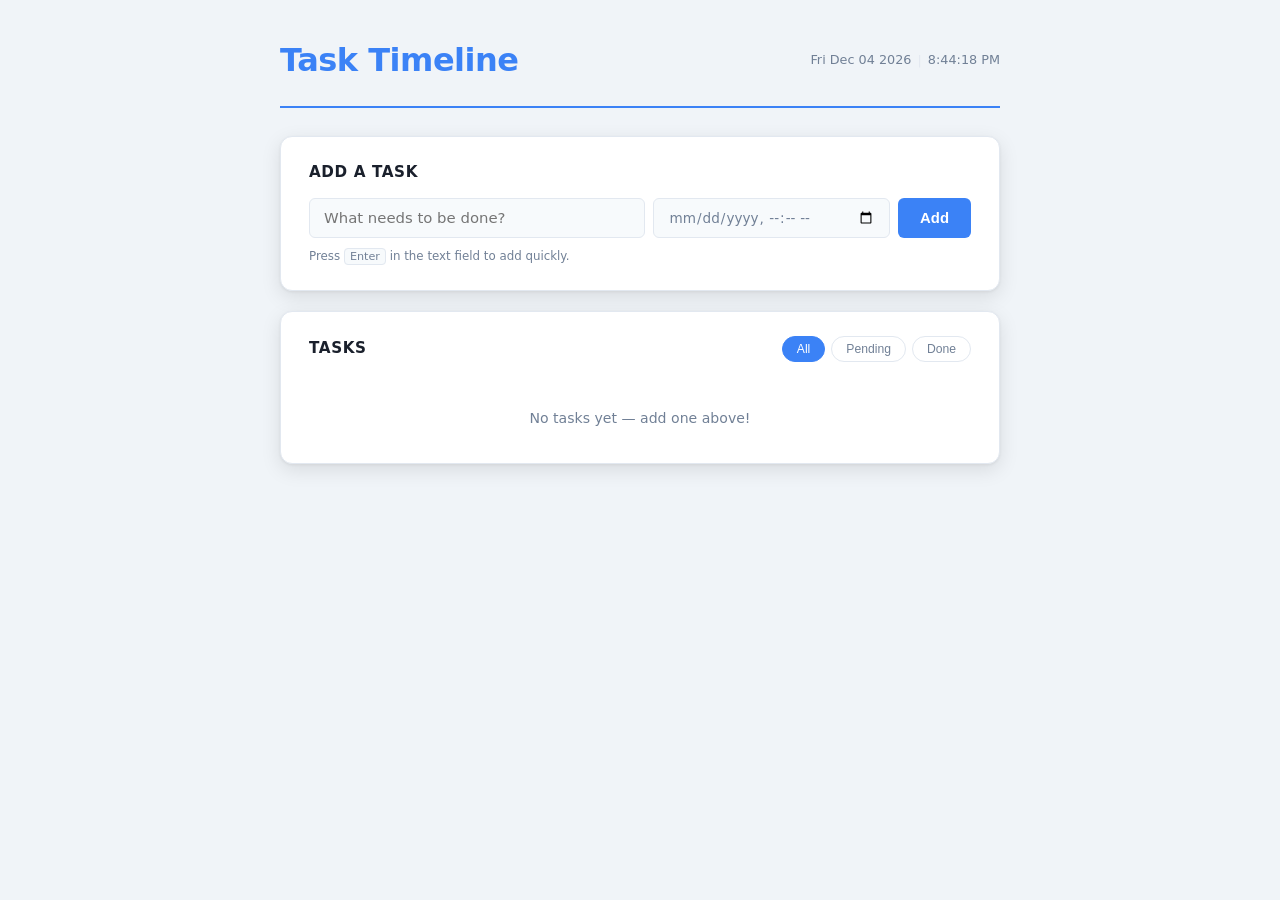
<file: index.html>
<!DOCTYPE html>
<html lang="en" dir="ltr">

	<head>
		<meta charset="utf-8">
		<meta name="viewport" content="width=device-width, initial-scale=1.0">
		<title>Task Timeline</title>
		<link rel="stylesheet" href="./main.css">
	</head>

	<body>
		<header>
			<h1>Task Timeline</h1>
			<div class="today">
				<span id="date"></span>
				<span class="sep">|</span>
				<span id="time"></span>
			</div>
		</header>

		<main>
			<section class="add-task-panel">
				<h2>Add a Task</h2>
				<div class="form-row">
					<input type="text" id="task-input" placeholder="What needs to be done?" maxlength="120" autocomplete="off" />
					<input type="datetime-local" id="due-input" title="Due date &amp; time (optional)" />
					<button id="add-btn">Add</button>
				</div>
				<p class="hint">Press <kbd>Enter</kbd> in the text field to add quickly.</p>
			</section>

			<section class="task-list-panel">
				<div class="list-header">
					<h2>Tasks <span id="task-count"></span></h2>
					<div class="filters">
						<button class="filter-btn active" data-filter="all">All</button>
						<button class="filter-btn" data-filter="pending">Pending</button>
						<button class="filter-btn" data-filter="done">Done</button>
					</div>
				</div>
				<ul id="task-list"></ul>
				<p id="empty-msg" class="empty-msg">No tasks yet — add one above!</p>
			</section>
		</main>

		<script src="./app.js"></script>
		<noscript>You need to enable JavaScript to view the full site.</noscript>
	</body>

</html>
</file>
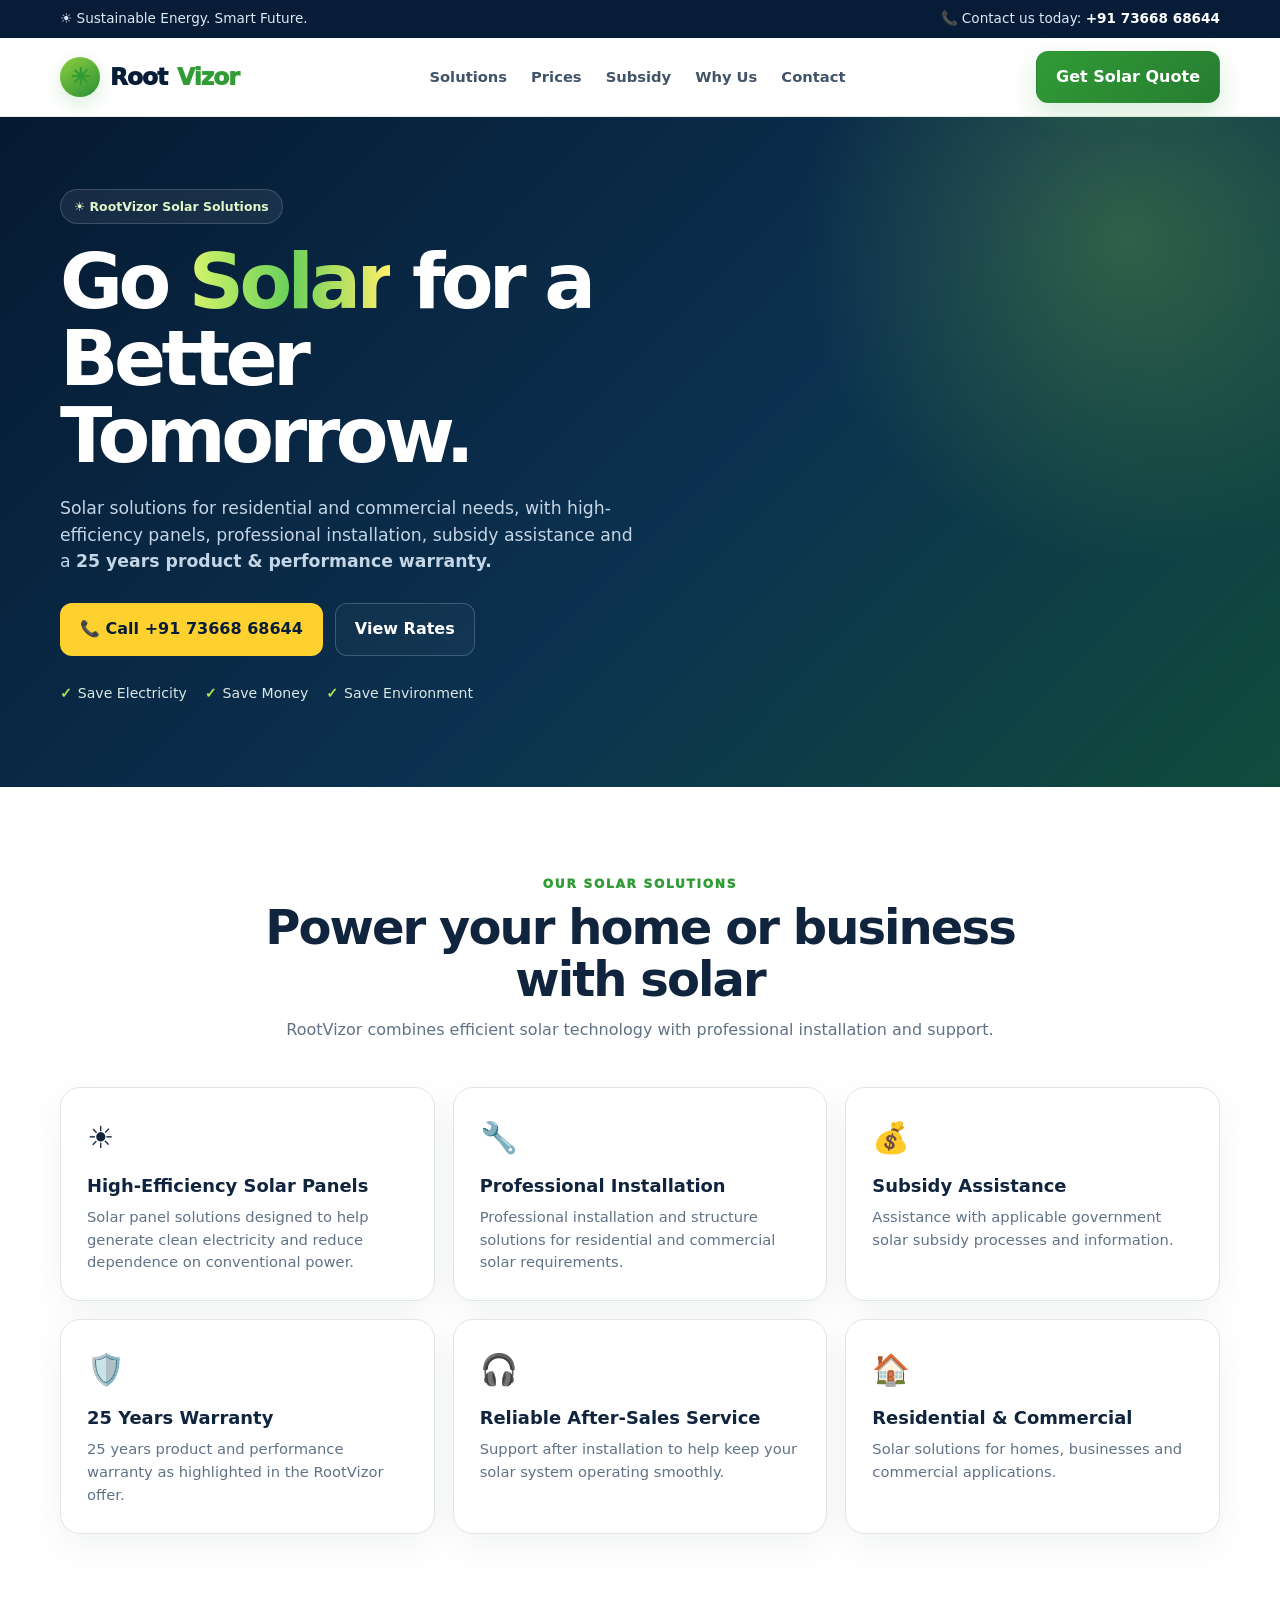
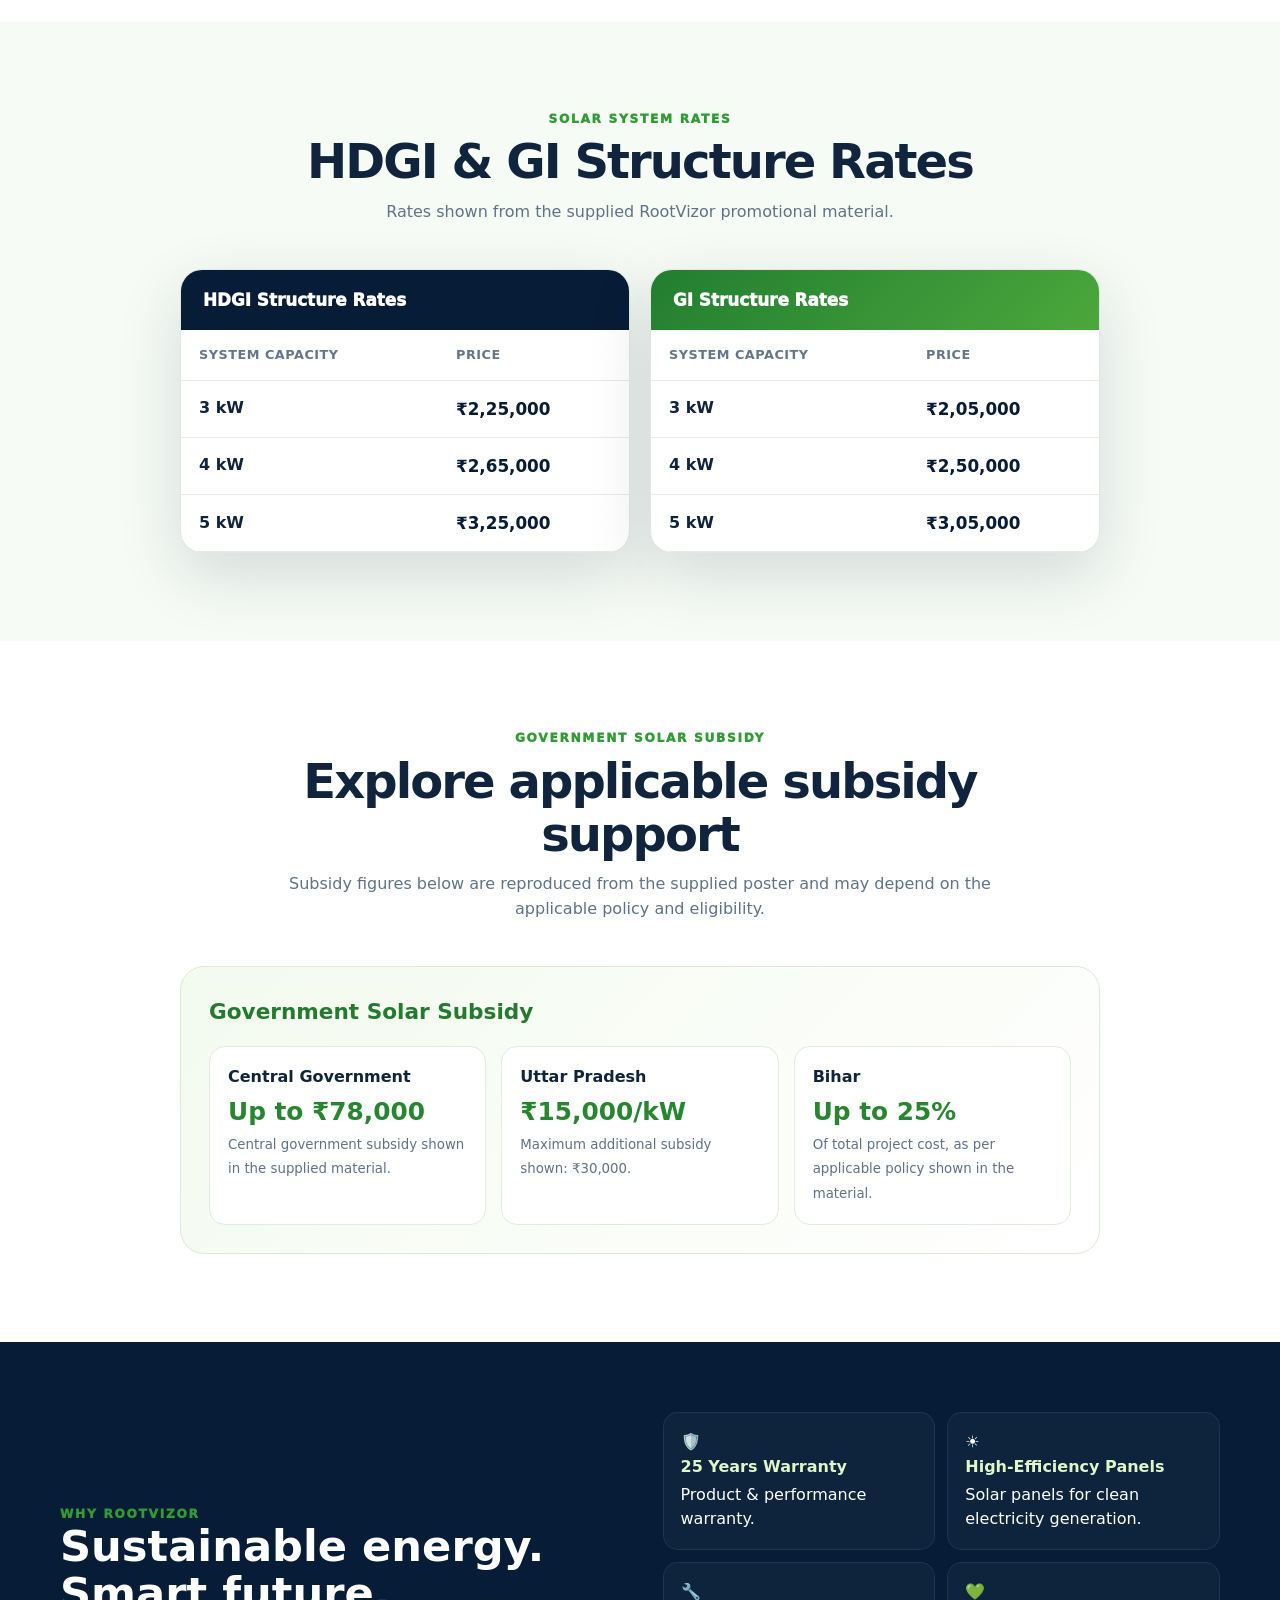
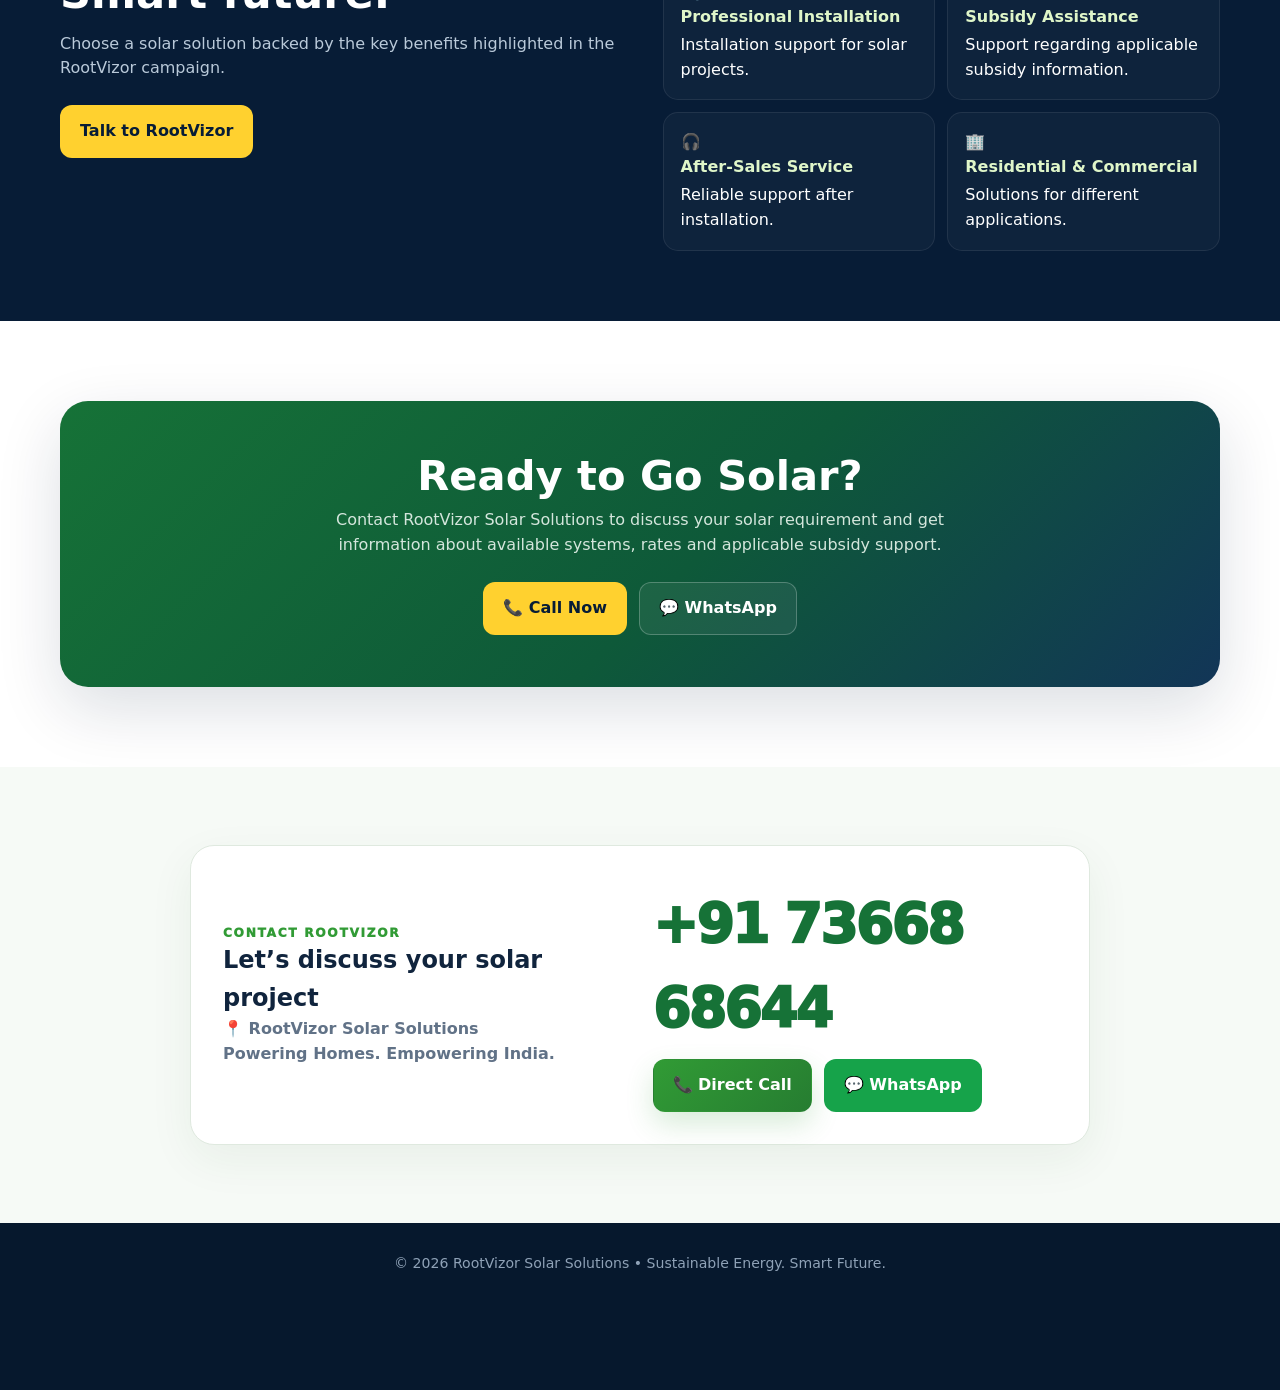
<file: r/rootvizor_solar_website-3.html>
<!DOCTYPE html>
<html lang="en">
<head>
<meta charset="UTF-8">
<meta name="viewport" content="width=device-width, initial-scale=1.0">
<meta name="description" content="RootVizor Solar Solutions — sustainable solar energy solutions with 25 years product and performance warranty, professional installation and subsidy assistance.">
<title>RootVizor Solar Solutions | Go Solar for a Better Tomorrow</title>
<style>
:root{
  --navy:#071c36;--navy2:#0b2b4d;--green:#319b35;--green2:#62b946;
  --lime:#8fcf3e;--yellow:#ffd12f;--cream:#f6fbf5;--text:#10243d;--muted:#617287;
  --line:#dfe9df;--shadow:0 22px 65px rgba(7,28,54,.14)
}
*{box-sizing:border-box;margin:0;padding:0}
html{scroll-behavior:smooth}
body{font-family:Inter,system-ui,-apple-system,BlinkMacSystemFont,"Segoe UI",Arial,sans-serif;color:var(--text);background:#fff;line-height:1.55}
a{text-decoration:none;color:inherit}
.container{width:min(1160px,92%);margin:auto}
.topbar{background:var(--navy);color:#dce9f6;font-size:.85rem}
.topbar .container{min-height:38px;display:flex;align-items:center;justify-content:space-between;gap:20px}
.topbar a{color:#fff;font-weight:800}
nav{position:sticky;top:0;z-index:30;background:rgba(255,255,255,.94);backdrop-filter:blur(15px);border-bottom:1px solid #e5eee5}
.nav{height:78px;display:flex;align-items:center;justify-content:space-between;gap:25px}
.logo{display:flex;align-items:center;gap:10px;font-weight:950;font-size:1.45rem;letter-spacing:-.04em;color:var(--navy)}
.logo-mark{width:40px;height:40px;border-radius:50%;display:grid;place-items:center;background:linear-gradient(145deg,#8fcf3e,#278f37);color:#fff;box-shadow:0 6px 18px #319b3530}
.logo span{color:var(--green)}
.links{display:flex;gap:24px;font-size:.92rem;font-weight:750;color:#42546a}
.links a:hover{color:var(--green)}
.btn{display:inline-flex;align-items:center;justify-content:center;gap:8px;padding:13px 19px;border-radius:12px;font-weight:900;transition:.2s;border:1px solid transparent}
.btn:hover{transform:translateY(-2px)}
.btn-green{background:linear-gradient(135deg,var(--green),#267d31);color:#fff;box-shadow:0 12px 28px #319b3530}
.btn-yellow{background:var(--yellow);color:var(--navy)}
.btn-outline{border-color:#cfdccc;color:var(--navy);background:#fff}
.hero{background:
 radial-gradient(circle at 88% 18%,rgba(143,207,62,.28),transparent 26%),
 linear-gradient(135deg,#061a32 0%,#0b3150 55%,#104c3c 100%);
 color:#fff;padding:72px 0 82px;overflow:hidden}
.hero-grid{display:grid;grid-template-columns:1fr .92fr;gap:58px;align-items:center}
.badge{display:inline-flex;align-items:center;gap:7px;padding:7px 13px;border-radius:30px;background:#ffffff12;border:1px solid #ffffff2a;color:#dff7c9;font-size:.78rem;font-weight:900;margin-bottom:20px}
h1{font-size:clamp(2.8rem,6vw,5.25rem);line-height:1;letter-spacing:-.06em;margin-bottom:20px}
.grad{background:linear-gradient(90deg,#d9f56b,#69d05a,#fff06a);-webkit-background-clip:text;color:transparent}
.hero p{color:#c4d5e5;font-size:1.08rem;max-width:680px;margin-bottom:28px}
.actions{display:flex;flex-wrap:wrap;gap:12px}
.hero .btn-outline{background:#ffffff08;border-color:#ffffff32;color:#fff}
.hero-points{display:flex;flex-wrap:wrap;gap:18px;margin-top:27px;color:#d9e8e4;font-size:.88rem}
.hero-points span:before{content:"✓";color:#a7e653;font-weight:950;margin-right:6px}
.section{padding:88px 0}
.section-head{text-align:center;max-width:750px;margin:0 auto 44px}
.eyebrow{text-transform:uppercase;letter-spacing:.14em;font-size:.76rem;font-weight:950;color:var(--green)}
.section-head h2{font-size:clamp(2rem,4vw,3rem);line-height:1.1;letter-spacing:-.04em;margin:7px 0 12px}
.section-head p{color:var(--muted)}
.cards{display:grid;grid-template-columns:repeat(3,1fr);gap:18px}
.card{background:#fff;border:1px solid var(--line);border-radius:20px;padding:26px;box-shadow:0 12px 35px rgba(21,63,30,.06)}
.icon{font-size:1.9rem;margin-bottom:11px}.card h3{font-size:1.12rem;margin-bottom:6px}.card p{font-size:.92rem;color:var(--muted)}
.green-section{background:var(--cream)}
.pricing{display:grid;grid-template-columns:1fr 1fr;gap:20px;max-width:920px;margin:auto}
.price-card{background:#fff;border:1px solid #dfe9df;border-radius:22px;overflow:hidden;box-shadow:var(--shadow)}
.price-head{background:var(--navy);color:#fff;padding:17px 22px;font-weight:950;font-size:1.05rem}
.price-head.green{background:linear-gradient(135deg,#217e30,#4ca73c)}
table{width:100%;border-collapse:collapse}th,td{padding:15px 18px;border-bottom:1px solid #e5ece7;text-align:left}th{font-size:.8rem;color:#65758a;text-transform:uppercase;letter-spacing:.04em}td{font-weight:800}td:last-child{color:var(--navy);font-size:1.05rem}
.subsidy{background:linear-gradient(135deg,#f3faee,#fff);border:1px solid #dcead7;border-radius:24px;padding:28px;max-width:920px;margin:25px auto 0}
.subsidy h3{font-size:1.35rem;color:#247b2f;margin-bottom:18px}.sub-grid{display:grid;grid-template-columns:repeat(3,1fr);gap:15px}.sub{padding:18px;background:#fff;border-radius:16px;border:1px solid #e1ebdf}.sub strong{display:block;font-size:1.55rem;color:#27862f;margin-top:3px}.sub small{color:var(--muted)}
.warranty{background:var(--navy);color:#fff;padding:70px 0}
.warranty-grid{display:grid;grid-template-columns:1fr 1fr;gap:45px;align-items:center}.warranty h2{font-size:2.7rem;line-height:1.08}.warranty p{color:#b9c9d9;margin:15px 0 24px}.features{display:grid;grid-template-columns:1fr 1fr;gap:12px}.feature{padding:17px;background:#ffffff08;border:1px solid #ffffff14;border-radius:15px}.feature b{display:block;color:#dff6c9;margin-bottom:3px}
.cta{padding:80px 0}.cta-box{background:linear-gradient(135deg,#167237,#0e5939 55%,#123557);color:#fff;border-radius:28px;padding:52px;text-align:center;box-shadow:var(--shadow)}.cta-box h2{font-size:2.6rem;line-height:1.1}.cta-box p{color:#d4e6dc;max-width:650px;margin:10px auto 24px}
.contact{background:#f6faf6;padding:78px 0}.contact-box{max-width:900px;margin:auto;background:#fff;border:1px solid #dfe9df;border-radius:24px;padding:32px;box-shadow:0 15px 45px #1a4b2010}.contact-grid{display:grid;grid-template-columns:1fr 1fr;gap:25px;align-items:center}.phone{font-size:clamp(2rem,5vw,3.4rem);font-weight:950;color:#167237;letter-spacing:-.04em;margin:5px 0 8px}.location{color:var(--muted);font-weight:700}
footer{background:#06182d;color:#8fa2b7;text-align:center;padding:30px 30px 115px;font-size:.88rem}
.mobile-bar{display:none}
@media(max-width:850px){
 .links{display:none}.hero-grid,.warranty-grid,.contact-grid{grid-template-columns:1fr}.cards{grid-template-columns:1fr 1fr}.pricing{grid-template-columns:1fr}.sub-grid{grid-template-columns:1fr 1fr}
}
@media(max-width:560px){
 body{padding-bottom:78px}.topbar .container{justify-content:center}.topbar .hide-mobile{display:none}.hero{padding:58px 0 68px}h1{font-size:2.85rem}.section{padding:65px 0}.cards,.sub-grid,.features{grid-template-columns:1fr}.warranty h2{font-size:2.25rem}.cta-box{padding:38px 20px}.cta-box h2{font-size:2.15rem}.mobile-bar{display:grid;grid-template-columns:1fr 1fr;gap:8px;position:fixed;bottom:12px;left:12px;right:12px;z-index:50}.mobile-bar a{padding:13px;border-radius:14px;text-align:center;font-weight:950;background:#167237;color:#fff;box-shadow:0 8px 25px #0004}.mobile-bar a:last-child{background:#16a34a}
}
</style>
</head>
<body>

<div class="topbar"><div class="container"><span>☀️ Sustainable Energy. Smart Future.</span><span class="hide-mobile">📞 Contact us today: <a href="tel:+917366868644">+91 73668 68644</a></span></div></div>

<nav><div class="container nav">
<a class="logo" href="#top"><span class="logo-mark">☀</span>Root<span>Vizor</span></a>
<div class="links"><a href="#solutions">Solutions</a><a href="#pricing">Prices</a><a href="#subsidy">Subsidy</a><a href="#why">Why Us</a><a href="#contact">Contact</a></div>
<a class="btn btn-green" href="tel:+917366868644">Get Solar Quote</a>
</div></nav>

<header id="top" class="hero"><div class="container hero-grid">
<div>
<span class="badge">☀️ RootVizor Solar Solutions</span>
<h1>Go <span class="grad">Solar</span> for a Better Tomorrow.</h1>
<p>Solar solutions for residential and commercial needs, with high-efficiency panels, professional installation, subsidy assistance and a <strong>25 years product & performance warranty.</strong></p>
<div class="actions"><a class="btn btn-yellow" href="tel:+917366868644">📞 Call +91 73668 68644</a><a class="btn btn-outline" href="#pricing">View Rates</a></div>
<div class="hero-points"><span>Save Electricity</span><span>Save Money</span><span>Save Environment</span></div>
</div>

</div></header>

<section id="solutions" class="section"><div class="container">
<div class="section-head"><div class="eyebrow">Our Solar Solutions</div><h2>Power your home or business with solar</h2><p>RootVizor combines efficient solar technology with professional installation and support.</p></div>
<div class="cards">
<div class="card"><div class="icon">☀️</div><h3>High-Efficiency Solar Panels</h3><p>Solar panel solutions designed to help generate clean electricity and reduce dependence on conventional power.</p></div>
<div class="card"><div class="icon">🔧</div><h3>Professional Installation</h3><p>Professional installation and structure solutions for residential and commercial solar requirements.</p></div>
<div class="card"><div class="icon">💰</div><h3>Subsidy Assistance</h3><p>Assistance with applicable government solar subsidy processes and information.</p></div>
<div class="card"><div class="icon">🛡️</div><h3>25 Years Warranty</h3><p>25 years product and performance warranty as highlighted in the RootVizor offer.</p></div>
<div class="card"><div class="icon">🎧</div><h3>Reliable After-Sales Service</h3><p>Support after installation to help keep your solar system operating smoothly.</p></div>
<div class="card"><div class="icon">🏠</div><h3>Residential & Commercial</h3><p>Solar solutions for homes, businesses and commercial applications.</p></div>
</div>
</div></section>

<section id="pricing" class="section green-section"><div class="container">
<div class="section-head"><div class="eyebrow">Solar System Rates</div><h2>HDGI & GI Structure Rates</h2><p>Rates shown from the supplied RootVizor promotional material.</p></div>
<div class="pricing">
<div class="price-card"><div class="price-head">HDGI Structure Rates</div><table><thead><tr><th>System Capacity</th><th>Price</th></tr></thead><tbody><tr><td>3 kW</td><td>₹2,25,000</td></tr><tr><td>4 kW</td><td>₹2,65,000</td></tr><tr><td>5 kW</td><td>₹3,25,000</td></tr></tbody></table></div>
<div class="price-card"><div class="price-head green">GI Structure Rates</div><table><thead><tr><th>System Capacity</th><th>Price</th></tr></thead><tbody><tr><td>3 kW</td><td>₹2,05,000</td></tr><tr><td>4 kW</td><td>₹2,50,000</td></tr><tr><td>5 kW</td><td>₹3,05,000</td></tr></tbody></table></div>
</div>
</div></section>

<section id="subsidy" class="section"><div class="container">
<div class="section-head"><div class="eyebrow">Government Solar Subsidy</div><h2>Explore applicable subsidy support</h2><p>Subsidy figures below are reproduced from the supplied poster and may depend on the applicable policy and eligibility.</p></div>
<div class="subsidy"><h3>Government Solar Subsidy</h3><div class="sub-grid">
<div class="sub"><b>Central Government</b><strong>Up to ₹78,000</strong><small>Central government subsidy shown in the supplied material.</small></div>
<div class="sub"><b>Uttar Pradesh</b><strong>₹15,000/kW</strong><small>Maximum additional subsidy shown: ₹30,000.</small></div>
<div class="sub"><b>Bihar</b><strong>Up to 25%</strong><small>Of total project cost, as per applicable policy shown in the material.</small></div>
</div></div>
</div></section>

<section id="why" class="warranty"><div class="container warranty-grid">
<div><div class="eyebrow">Why RootVizor</div><h2>Sustainable energy. Smart future.</h2><p>Choose a solar solution backed by the key benefits highlighted in the RootVizor campaign.</p><a class="btn btn-yellow" href="tel:+917366868644">Talk to RootVizor</a></div>
<div class="features">
<div class="feature">🛡️ <b>25 Years Warranty</b>Product & performance warranty.</div>
<div class="feature">☀️ <b>High-Efficiency Panels</b>Solar panels for clean electricity generation.</div>
<div class="feature">🔧 <b>Professional Installation</b>Installation support for solar projects.</div>
<div class="feature">💚 <b>Subsidy Assistance</b>Support regarding applicable subsidy information.</div>
<div class="feature">🎧 <b>After-Sales Service</b>Reliable support after installation.</div>
<div class="feature">🏢 <b>Residential & Commercial</b>Solutions for different applications.</div>
</div>
</div></section>

<section class="cta"><div class="container"><div class="cta-box">
<h2>Ready to Go Solar?</h2><p>Contact RootVizor Solar Solutions to discuss your solar requirement and get information about available systems, rates and applicable subsidy support.</p>
<div class="actions" style="justify-content:center"><a class="btn btn-yellow" href="tel:+917366868644">📞 Call Now</a><a class="btn btn-outline" style="background:#ffffff10;color:#fff;border-color:#ffffff3d" href="https://wa.me/917366868644" target="_blank" rel="noopener">💬 WhatsApp</a></div>
</div></div></section>

<section id="contact" class="contact"><div class="container"><div class="contact-box"><div class="contact-grid">
<div><div class="eyebrow">Contact RootVizor</div><h2>Let’s discuss your solar project</h2><p class="location">📍 RootVizor Solar Solutions<br>Powering Homes. Empowering India.</p></div>
<div><div class="phone">+91 73668 68644</div><div class="actions"><a class="btn btn-green" href="tel:+917366868644">📞 Direct Call</a><a class="btn" style="background:#16a34a;color:#fff" href="https://wa.me/917366868644" target="_blank" rel="noopener">💬 WhatsApp</a></div></div>
</div></div></div></section>

<div class="mobile-bar"><a href="tel:+917366868644">📞 Call</a><a href="https://wa.me/917366868644" target="_blank" rel="noopener">💬 WhatsApp</a></div>
<footer>© 2026 RootVizor Solar Solutions • Sustainable Energy. Smart Future.</footer>
</body>
</html>
</file>
<file: main.css>
/* -- Design Tokens ---------------------------------------------------------- */
:root {
    --clr-bg:          #f0f4f8;
    --clr-surface:     #ffffff;
    --clr-surface-alt: #f7fafc;
    --clr-border:      #e2e8f0;
    --clr-border-focus:#4299e1;
    --clr-text:        #1a202c;
    --clr-text-muted:  #718096;
    --clr-primary:     #3b82f6;
    --clr-primary-dk:  #1d4ed8;
    --clr-primary-lt:  #dbeafe;
    --clr-danger:      #ef4444;
    --clr-danger-lt:   #fee2e2;
    --clr-shadow-sm:   rgba(0, 0, 0, .06);
    --clr-shadow-md:   rgba(0, 0, 0, .10);

    --radius-sm:   6px;
    --radius-md:   12px;
    --radius-full: 9999px;

    --transition: .18s ease;

    --font-base: 'Segoe UI', system-ui, -apple-system, Helvetica, Arial, sans-serif;
}

@media (prefers-color-scheme: dark) {
    :root {
        --clr-bg:          #0f172a;
        --clr-surface:     #1e293b;
        --clr-surface-alt: #273449;
        --clr-border:      #334155;
        --clr-border-focus:#60a5fa;
        --clr-text:        #f1f5f9;
        --clr-text-muted:  #94a3b8;
        --clr-primary:     #60a5fa;
        --clr-primary-dk:  #93c5fd;
        --clr-primary-lt:  #1e3a5f;
        --clr-danger:      #f87171;
        --clr-danger-lt:   #3b1c1c;
        --clr-shadow-sm:   rgba(0, 0, 0, .25);
        --clr-shadow-md:   rgba(0, 0, 0, .35);
    }
}

/* -- Reset & Base ----------------------------------------------------------- */
*, *::before, *::after { box-sizing: border-box; margin: 0; padding: 0; }

body {
    font-family: var(--font-base);
    background: var(--clr-bg);
    color: var(--clr-text);
    min-height: 100vh;
    padding: 0 16px 60px;
    line-height: 1.5;
    transition: background var(--transition), color var(--transition);
}

/* -- Header ---------------------------------------------------------------- */
header {
    max-width: 720px;
    margin: 0 auto;
    padding: 36px 0 22px;
    display: flex;
    align-items: center;
    justify-content: space-between;
    flex-wrap: wrap;
    gap: 10px;
    border-bottom: 2px solid var(--clr-primary);
}

h1 {
    font-size: clamp(1.5rem, 4vw, 2rem);
    color: var(--clr-primary);
    letter-spacing: -0.5px;
    font-weight: 700;
}

h2 {
    font-size: 0.95rem;
    font-weight: 600;
    color: var(--clr-text);
    margin-bottom: 14px;
    text-transform: uppercase;
    letter-spacing: 0.04em;
}

/* -- Live clock ------------------------------------------------------------ */
.today {
    font-size: 0.8rem;
    color: var(--clr-text-muted);
    font-variant-numeric: tabular-nums;
    display: flex;
    gap: 6px;
    align-items: center;
}

.sep { color: var(--clr-border); }

/* -- Main layout ----------------------------------------------------------- */
main {
    max-width: 720px;
    margin: 28px auto 0;
    display: flex;
    flex-direction: column;
    gap: 20px;
}

/* -- Cards ----------------------------------------------------------------- */
.add-task-panel,
.task-list-panel {
    background: var(--clr-surface);
    border-radius: var(--radius-md);
    padding: 24px 28px;
    box-shadow:
        0 1px 3px var(--clr-shadow-sm),
        0 6px 20px var(--clr-shadow-md);
    border: 1px solid var(--clr-border);
    transition: box-shadow var(--transition);
}

/* -- Add-task form --------------------------------------------------------- */
.form-row {
    display: flex;
    gap: 8px;
    flex-wrap: wrap;
}

.form-row input[type="text"],
.form-row input[type="datetime-local"] {
    padding: 10px 14px;
    border: 1.5px solid var(--clr-border);
    border-radius: var(--radius-sm);
    font-size: 0.93rem;
    font-family: var(--font-base);
    color: var(--clr-text);
    background: var(--clr-surface-alt);
    transition: border-color var(--transition), box-shadow var(--transition), background var(--transition);
}

.form-row input[type="text"] { flex: 1 1 220px; }

.form-row input[type="datetime-local"] {
    color: var(--clr-text-muted);
    font-size: 0.85rem;
}

.form-row input:focus {
    outline: none;
    border-color: var(--clr-border-focus);
    box-shadow: 0 0 0 3px rgba(66, 153, 225, .18);
    background: var(--clr-surface);
}

#add-btn {
    padding: 10px 22px;
    background: var(--clr-primary);
    color: #fff;
    border: none;
    border-radius: var(--radius-sm);
    font-size: 0.93rem;
    font-weight: 600;
    cursor: pointer;
    white-space: nowrap;
    transition: background var(--transition), transform var(--transition), box-shadow var(--transition);
}

#add-btn:hover {
    background: var(--clr-primary-dk);
    box-shadow: 0 4px 12px rgba(59, 130, 246, .35);
    transform: translateY(-1px);
}

#add-btn:active { transform: translateY(0); box-shadow: none; }

.hint {
    margin-top: 10px;
    font-size: 0.74rem;
    color: var(--clr-text-muted);
}

kbd {
    background: var(--clr-surface-alt);
    border: 1px solid var(--clr-border);
    border-radius: 4px;
    padding: 1px 5px;
    font-size: 0.7rem;
    font-family: var(--font-base);
}

/* -- List header ----------------------------------------------------------- */
.list-header {
    display: flex;
    align-items: center;
    justify-content: space-between;
    margin-bottom: 16px;
    flex-wrap: wrap;
    gap: 10px;
}

.list-header h2 { margin-bottom: 0; }

#task-count {
    font-size: 0.78rem;
    font-weight: 400;
    color: var(--clr-text-muted);
    text-transform: none;
    letter-spacing: 0;
}

.filters { display: flex; gap: 6px; flex-wrap: wrap; }

.filter-btn {
    padding: 5px 14px;
    border: 1.5px solid var(--clr-border);
    background: transparent;
    border-radius: var(--radius-full);
    font-size: 0.76rem;
    font-weight: 500;
    cursor: pointer;
    color: var(--clr-text-muted);
    transition: border-color var(--transition), color var(--transition), background var(--transition);
}

.filter-btn:hover {
    border-color: var(--clr-border-focus);
    color: var(--clr-primary);
}

.filter-btn.active {
    background: var(--clr-primary);
    border-color: var(--clr-primary);
    color: #fff;
}

/* -- Task items ------------------------------------------------------------ */
#task-list {
    list-style: none;
    display: flex;
    flex-direction: column;
    gap: 8px;
}

.task-item {
    display: flex;
    align-items: center;
    gap: 12px;
    padding: 12px 14px;
    border-radius: var(--radius-sm);
    background: var(--clr-surface-alt);
    border: 1px solid var(--clr-border);
    transition: background var(--transition), border-color var(--transition), transform var(--transition), box-shadow var(--transition);
    animation: slideIn .2s ease;
}

@keyframes slideIn {
    from { opacity: 0; transform: translateY(-6px); }
    to   { opacity: 1; transform: translateY(0); }
}

.task-item:hover {
    background: var(--clr-primary-lt);
    border-color: var(--clr-border-focus);
    transform: translateX(2px);
    box-shadow: 0 2px 8px var(--clr-shadow-sm);
}

.task-item.done { opacity: .5; }

.task-text {
    flex: 1;
    font-size: 0.92rem;
    word-break: break-word;
    transition: color var(--transition);
}

.task-item.done .task-text {
    text-decoration: line-through;
    color: var(--clr-text-muted);
}

/* -- Check button ---------------------------------------------------------- */
.check-btn {
    width: 24px;
    height: 24px;
    border-radius: 50%;
    border: 2px solid var(--clr-primary);
    background: transparent;
    color: var(--clr-primary);
    font-size: 0.72rem;
    cursor: pointer;
    flex-shrink: 0;
    display: flex;
    align-items: center;
    justify-content: center;
    transition: background var(--transition), color var(--transition), transform var(--transition);
}

.check-btn:hover { background: var(--clr-primary); color: #fff; transform: scale(1.1); }

.task-item.done .check-btn {
    background: var(--clr-primary);
    color: #fff;
    border-color: var(--clr-primary);
}

/* -- Delete button --------------------------------------------------------- */
.delete-btn {
    background: transparent;
    border: none;
    color: var(--clr-danger);
    font-size: 0.8rem;
    cursor: pointer;
    padding: 4px 6px;
    border-radius: var(--radius-sm);
    flex-shrink: 0;
    line-height: 1;
    opacity: 0;
    transition: color var(--transition), background var(--transition), opacity var(--transition), transform var(--transition);
}

.task-item:hover .delete-btn { opacity: 1; }

.delete-btn:hover {
    color: #fff;
    background: var(--clr-danger);
    transform: scale(1.1);
}

/* -- Due date badge -------------------------------------------------------- */
.due {
    font-size: 0.7rem;
    color: var(--clr-text-muted);
    white-space: nowrap;
    background: var(--clr-surface);
    padding: 3px 8px;
    border-radius: var(--radius-full);
    border: 1px solid var(--clr-border);
}

.due.overdue {
    color: var(--clr-danger);
    background: var(--clr-danger-lt);
    border-color: var(--clr-danger);
    font-weight: 600;
    animation: pulse 1.5s infinite;
}

@keyframes pulse {
    0%, 100% { opacity: 1; }
    50%       { opacity: .65; }
}

/* -- Empty state ----------------------------------------------------------- */
.empty-msg {
    text-align: center;
    color: var(--clr-text-muted);
    font-size: 0.88rem;
    padding: 30px 0 10px;
}

/* -- Responsive ------------------------------------------------------------ */
@media (max-width: 520px) {
    body { padding: 0 10px 48px; }

    .add-task-panel,
    .task-list-panel { padding: 18px 16px; }

    .form-row { flex-direction: column; }

    .form-row input[type="text"],
    .form-row input[type="datetime-local"],
    #add-btn { width: 100%; }

    header { padding: 24px 0 16px; }

    .task-item { flex-wrap: wrap; }

    .delete-btn { opacity: 1; }
}
</file>
